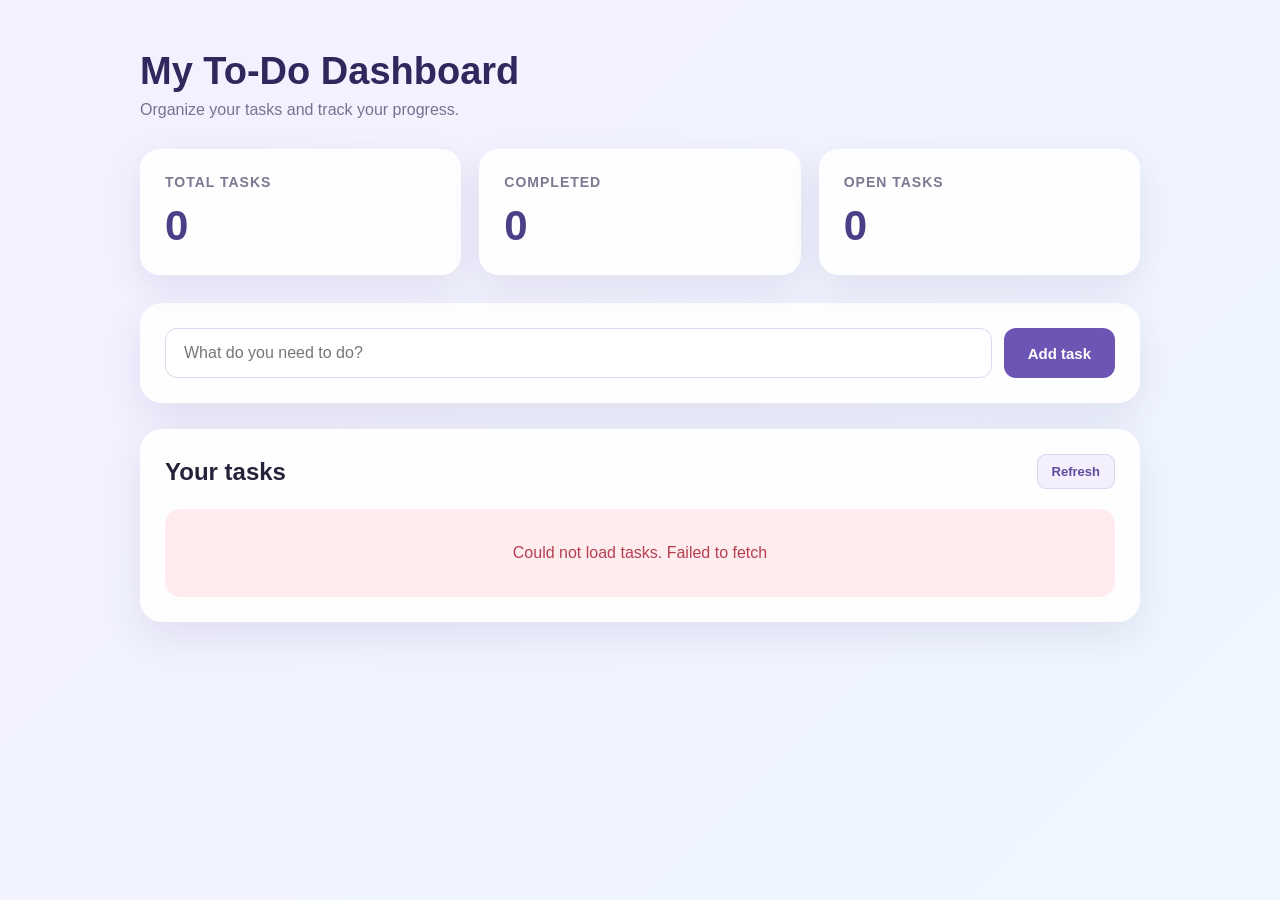
<file: frontend/index.html>
<!DOCTYPE html>
<html lang="en">

<head>
  <meta charset="UTF-8">

  <meta name="viewport" content="width=device-width, initial-scale=1.0">

  <title>My To-Do Dashboard</title>

  <link rel="stylesheet" href="style.css">
</head>

<body>

  <main class="page-container">

    <header class="header">
      <h1>My To-Do Dashboard</h1>

      <p>
        Organize your tasks and track your progress.
      </p>
    </header>


    <section class="dashboard">

      <article class="stat-card">
        <p class="stat-label">
          Total tasks
        </p>

        <p id="total-tasks" class="stat-number">
          0
        </p>
      </article>


      <article class="stat-card">
        <p class="stat-label">
          Completed
        </p>

        <p id="completed-tasks" class="stat-number">
          0
        </p>
      </article>


      <article class="stat-card">
        <p class="stat-label">
          Open tasks
        </p>

        <p id="open-tasks" class="stat-number">
          0
        </p>
      </article>

    </section>


    <section class="form-card">

      <form id="task-form" class="task-form">

        <input id="task-title" type="text" placeholder="What do you need to do?" autocomplete="off" maxlength="200"
          required>

        <button id="add-task-button" type="submit" class="primary-button">
          Add task
        </button>

      </form>

      <p id="form-error" class="form-error" hidden></p>

    </section>


    <section class="tasks-card">

      <div class="tasks-header">

        <h2 class="tasks-title">
          Your tasks
        </h2>

        <button id="refresh-button" type="button" class="refresh-button">
          Refresh
        </button>

      </div>


      <ul id="task-list" class="task-list">

        <li class="empty-message">
          Loading tasks...
        </li>

      </ul>

    </section>

  </main>


  <script src="script.js"></script>

</body>

</html>
</file>
<file: frontend/style.css>
* {
  box-sizing: border-box;
}

body {
  margin: 0;
  min-height: 100vh;
  font-family: Arial, sans-serif;

  background:
    linear-gradient(135deg, #f4f0ff, #eef7ff);

  color: #25233a;
}

button,
input {
  font-family: inherit;
}

.page-container {
  width: min(1000px, 92%);
  margin: 0 auto;
  padding: 50px 0;
}

.header {
  margin-bottom: 30px;
}

.header h1 {
  margin: 0;
  font-size: 38px;
  color: #31275c;
}

.header p {
  margin-top: 8px;
  color: #77728f;
}

.dashboard {
  display: grid;
  grid-template-columns: repeat(3, 1fr);
  gap: 18px;
  margin-bottom: 28px;
}

.stat-card {
  padding: 24px;
  border-radius: 20px;

  background:
    rgba(255, 255, 255, 0.88);

  box-shadow:
    0 12px 35px rgba(66, 53, 110, 0.1);

  border:
    1px solid rgba(255, 255, 255, 0.8);
}

.stat-label {
  margin: 0 0 12px;
  color: #7d7791;
  font-size: 14px;
  font-weight: bold;
  text-transform: uppercase;
  letter-spacing: 1px;
}

.stat-number {
  margin: 0;
  font-size: 42px;
  font-weight: bold;
  color: #4d3f87;
}

.form-card,
.tasks-card {
  margin-bottom: 26px;
  padding: 25px;

  background:
    rgba(255, 255, 255, 0.92);

  border-radius: 22px;

  box-shadow:
    0 15px 40px rgba(65, 52, 105, 0.1);
}

.task-form {
  display: flex;
  gap: 12px;
}

.task-form input {
  flex: 1;
  min-width: 0;
  padding: 15px 18px;

  border:
    1px solid #ddd8ee;

  border-radius: 12px;
  font-size: 16px;
  outline: none;
}

.task-form input:focus {
  border-color: #8069c7;

  box-shadow:
    0 0 0 4px rgba(128, 105, 199, 0.12);
}

.primary-button {
  border: none;
  border-radius: 12px;
  padding: 0 24px;

  background: #6d56b3;
  color: white;

  font-size: 15px;
  font-weight: bold;
  cursor: pointer;

  transition:
    background 0.2s,
    opacity 0.2s;
}

.primary-button:hover {
  background: #59439e;
}

.primary-button:disabled {
  cursor: not-allowed;
  opacity: 0.6;
}

.form-error {
  margin: 14px 0 0;
  padding: 12px 14px;

  border-radius: 10px;

  background: #ffecef;
  color: #b73f50;

  font-size: 14px;
}

.tasks-header {
  display: flex;
  justify-content: space-between;
  align-items: center;
  gap: 15px;
  margin-bottom: 20px;
}

.tasks-title {
  margin: 0;
  font-size: 24px;
}

.refresh-button {
  padding: 9px 14px;

  border:
    1px solid #dcd5ef;

  border-radius: 9px;

  background: #f3effd;
  color: #604ba0;

  font-size: 13px;
  font-weight: bold;
  cursor: pointer;

  transition:
    background 0.2s,
    opacity 0.2s;
}

.refresh-button:hover {
  background: #e8e1fa;
}

.refresh-button:disabled {
  cursor: not-allowed;
  opacity: 0.6;
}

.task-list {
  list-style: none;
  padding: 0;
  margin: 0;

  display: flex;
  flex-direction: column;
  gap: 14px;
}

.task-item {
  display: flex;
  justify-content: space-between;
  align-items: center;
  gap: 18px;

  padding: 18px;

  border-radius: 15px;

  background: #f8f7fc;

  border:
    1px solid #ebe8f5;
}

.task-item.completed {
  background: #f0f8f3;
  border-color: #d6ecdd;
}

.task-content {
  flex: 1;
  min-width: 0;
}

.task-title {
  display: block;
  margin-bottom: 6px;

  font-size: 17px;
  font-weight: bold;

  word-break: break-word;
}

.task-date {
  display: block;
  font-size: 13px;
  color: #8a8597;
}

.completed .task-title {
  text-decoration: line-through;
  color: #8c9690;
}

.task-actions {
  display: flex;
  gap: 9px;
  flex-wrap: wrap;
}

.action-button {
  display: inline-block;
  padding: 9px 13px;

  border: none;
  border-radius: 9px;

  font-size: 13px;
  font-weight: bold;

  cursor: pointer;

  transition:
    background 0.2s,
    opacity 0.2s;
}

.action-button:disabled {
  cursor: not-allowed;
  opacity: 0.6;
}

.toggle-button {
  background: #eae5fb;
  color: #604ba0;
}

.toggle-button:hover {
  background: #ddd4f7;
}

.delete-button {
  background: #ffe5e8;
  color: #b73f50;
}

.delete-button:hover {
  background: #ffd4da;
}

.empty-message,
.loading-message,
.error-message {
  padding: 35px;
  text-align: center;
  border-radius: 15px;
}

.empty-message,
.loading-message {
  color: #8d889b;
  background: #f8f7fc;
}

.error-message {
  color: #b73f50;
  background: #ffecef;
}

@media (max-width: 750px) {
  .page-container {
    padding: 30px 0;
  }

  .header h1 {
    font-size: 31px;
  }

  .dashboard {
    grid-template-columns: 1fr;
  }

  .task-form {
    flex-direction: column;
  }

  .primary-button {
    padding: 14px;
  }

  .task-item {
    align-items: flex-start;
    flex-direction: column;
  }

  .task-actions {
    width: 100%;
  }

  .action-button {
    flex: 1;
  }
}
</file>
